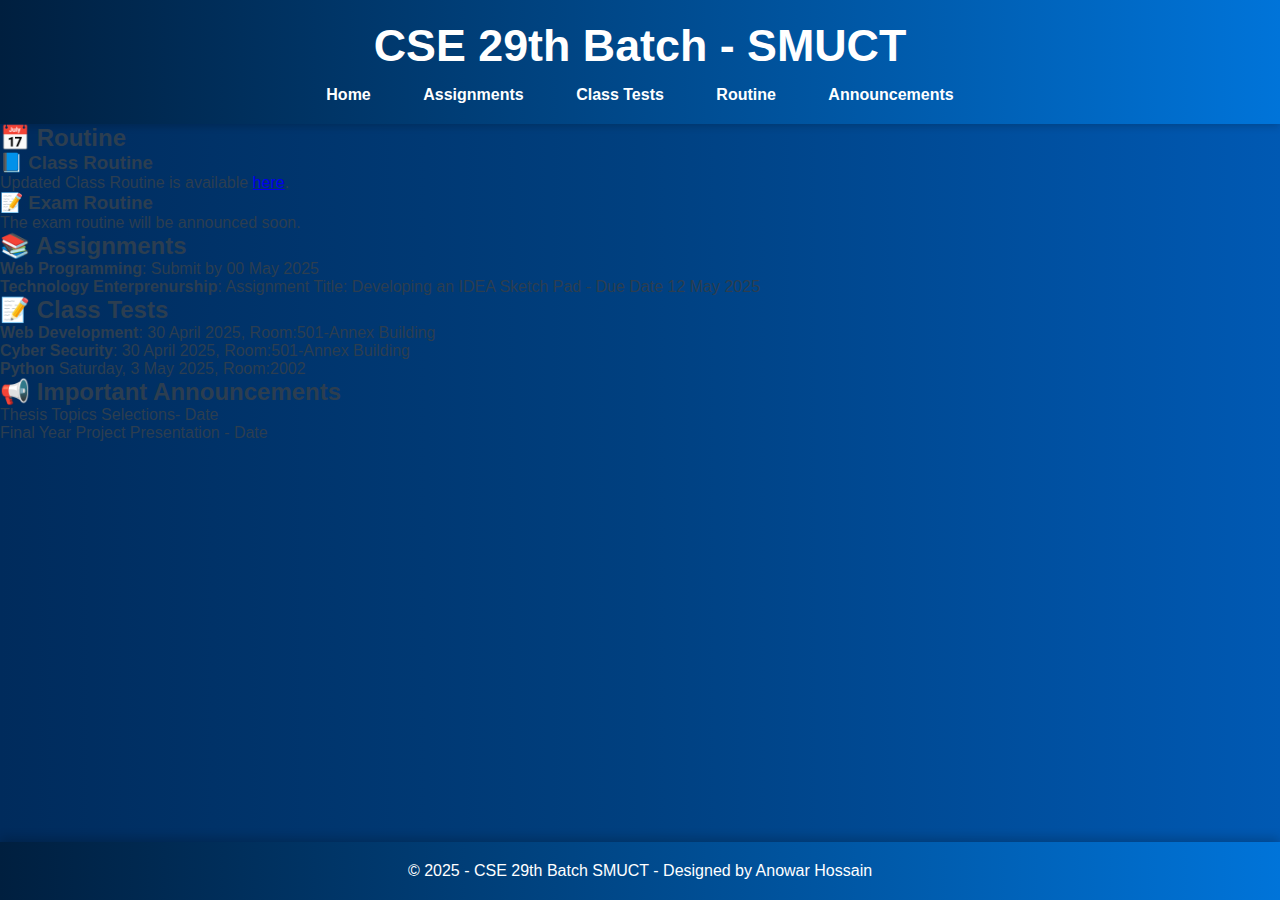
<file: index.html>
<!DOCTYPE html>
<html lang="en">
<head>
  <meta charset="UTF-8" />
  <meta name="viewport" content="width=device-width, initial-scale=1.0"/>
  <title>SMUCT CSE 29th Batch</title>
  <link rel="stylesheet" href="style.css" />
</head>
<body>

  <header>
    <h1>CSE 29th Batch - SMUCT</h1>
    <nav>
      <a href="#">Home</a>
      <a href="#assignments">Assignments</a>
      <a href="#class-tests">Class Tests</a>
      <a href="#routine">Routine</a>
      <a href="#announcements">Announcements</a>
    </nav>
  </header>

  <main class="layout">
    <aside class="left-side">
      <section id="routine">
        <h2>📅 Routine</h2>

        <div class="routine-section">
          <h3>📘 Class Routine</h3>
          <p>Updated Class Routine is available <a href="/assets/Class-Routine.jpg">here</a>.</p>
        </div>

        <div class="routine-section">
          <h3>📝 Exam Routine</h3>
          <p>The exam routine will be announced soon.</p>
        </div>
      </section>
    </aside>

    <div class="center-content">
      <section id="assignments">
        <h2>📚 Assignments</h2>
        <ul>
          <li><strong>Web Programming</strong>: Submit by 00 May 2025</li>
          <li><strong>Technology Enterprenurship</strong>: Assignment Title: Developing an IDEA Sketch Pad - Due Date 12 May 2025</li>
        </ul>
      </section>

      <section id="class-tests">
        <h2>📝 Class Tests</h2>
        <ul>
          <li><strong>Web Development</strong>: 30 April 2025, Room:501-Annex Building</li>
          <li><strong>Cyber Security</strong>: 30 April 2025, Room:501-Annex Building</li>
          <li> <strong>Python</strong> Saturday, 3 May 2025, Room:2002</li>
        </ul>
      </section>
    </div>

    <aside class="right-side">
      <section id="announcements">
        <h2>📢 Important Announcements</h2>
        <ul>
          <li>Thesis Topics Selections- Date</li>
          <li>Final Year Project Presentation - Date</li>
       </ul>
      </section>
    </aside>
  </main>

  <footer>
    <p>&copy; 2025 - CSE 29th Batch SMUCT - Designed by Anowar Hossain</p>
  </footer>

</body>
</html>
</file>
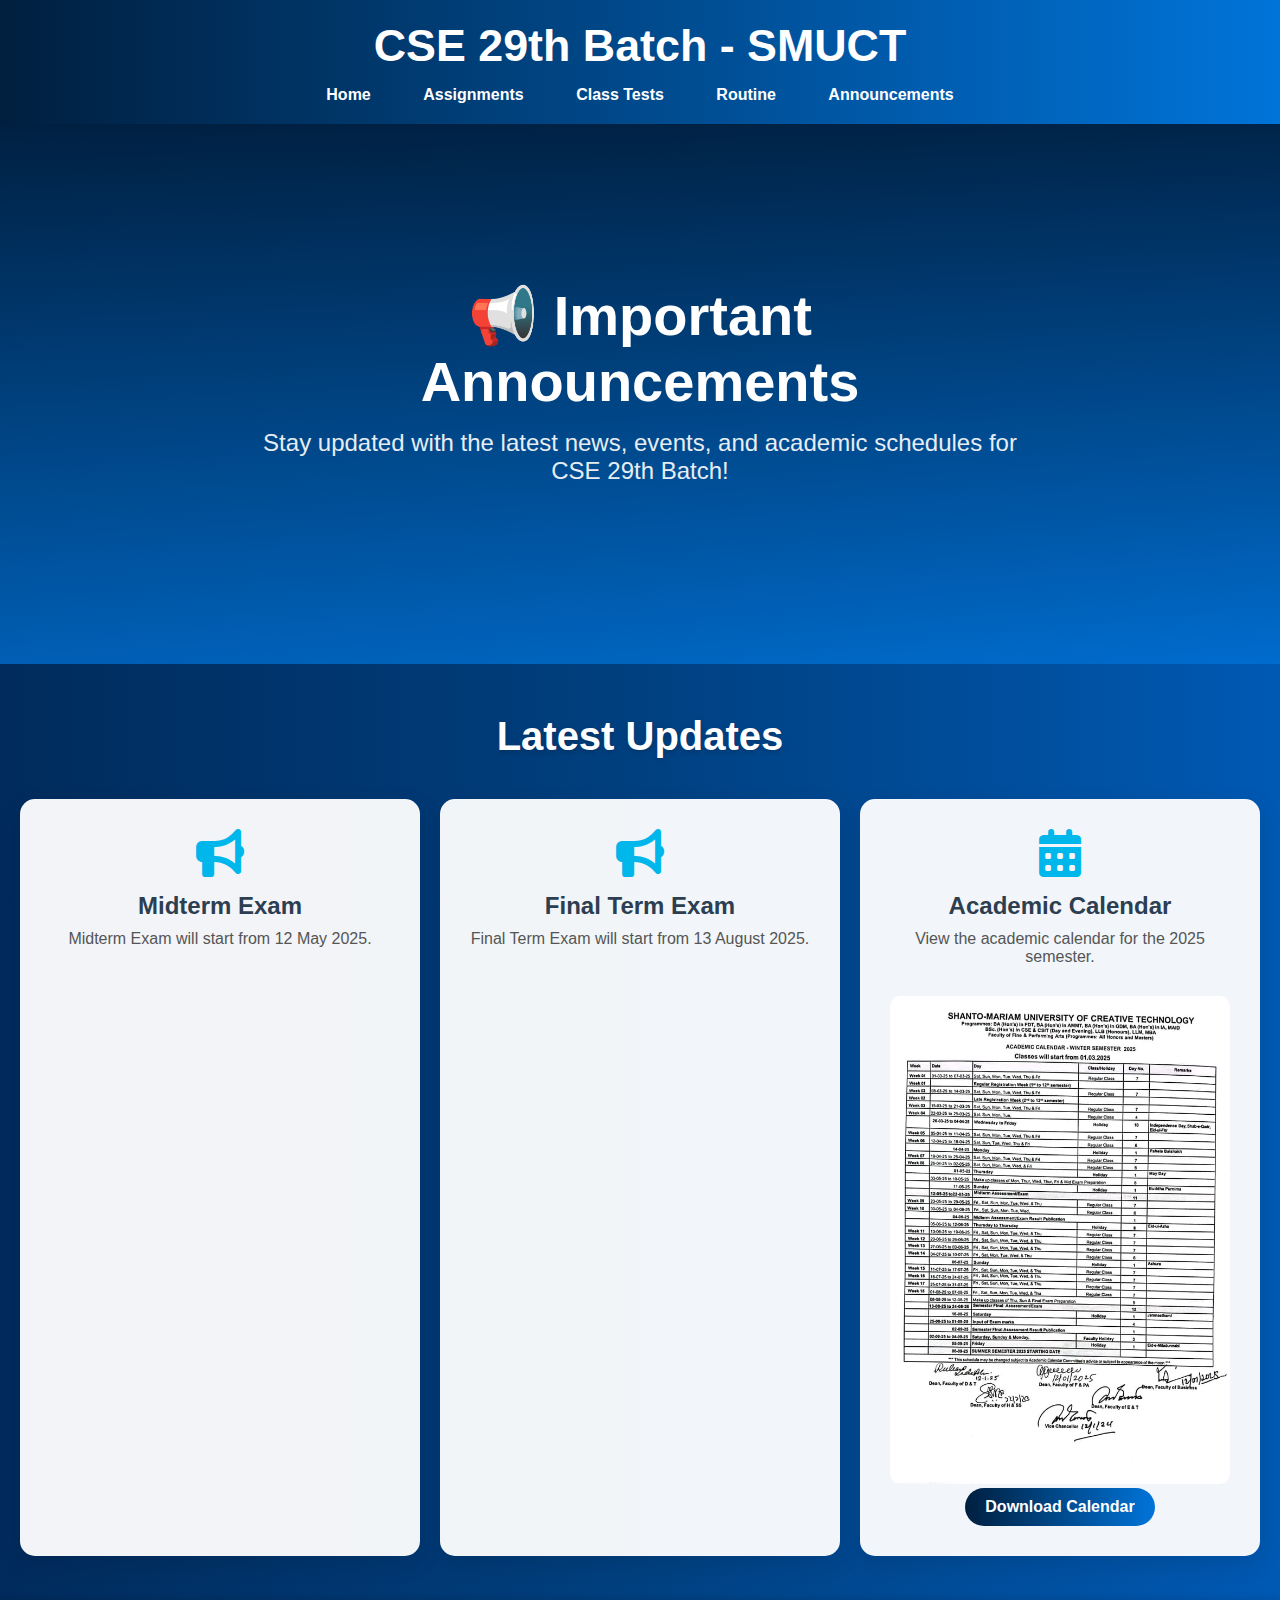
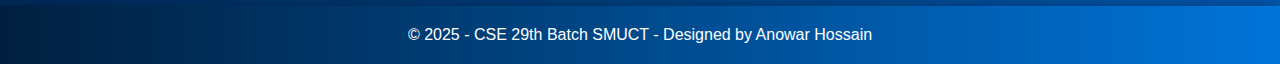
<file: announcements.html>
<!DOCTYPE html>
<html lang="en">
<head>
  <meta charset="UTF-8" />
  <meta name="viewport" content="width=device-width, initial-scale=1.0" />
  <title>Announcements | CSE29 Portal</title>
  <link rel="stylesheet" href="style.css" />
  <link rel="stylesheet" href="https://cdnjs.cloudflare.com/ajax/libs/font-awesome/6.5.1/css/all.min.css" />
</head>
<body>
  <header>
    <h1>CSE 29th Batch - SMUCT</h1>
    <nav>
      <div class="hamburger">
        <span></span>
        <span></span>
        <span></span>
      </div>
      <div class="nav-links">
        <a href="index.html">Home</a>
        <a href="assignments.html">Assignments</a>
        <a href="class-tests.html">Class Tests</a>
        <a href="routine.html">Routine</a>
        <a href="announcements.html">Announcements</a>
      </div>
    </nav>
  </header>

  <main class="single-page">
    <section class="hero">
      <div class="hero-content">
        <h2 class="hero-title">📢 Important Announcements</h2>
        <p class="hero-subtitle">Stay updated with the latest news, events, and academic schedules for CSE 29th Batch!</p>
      </div>
    </section>

    <section class="features" id="announcements">
      <h2 class="features-title">Latest Updates</h2>
      <div class="features-grid">
        <div class="feature-card">
          <i class="fas fa-bullhorn fa-3x"></i>
          <h3>Midterm Exam</h3>
          <p>Midterm Exam will start from 12 May 2025.</p>
        </div>
        <div class="feature-card">
          <i class="fas fa-bullhorn fa-3x"></i>
          <h3>Final Term Exam</h3>
          <p>Final Term Exam will start from 13 August 2025.</p>
        </div>
        <div class="feature-card">
          <i class="fas fa-calendar-alt fa-3x"></i>
          <h3>Academic Calendar</h3>
          <p>View the academic calendar for the 2025 semester.</p>
          <img src="/assets/academic-calendar.jpg" alt="Academic Calendar" style="max-width: 100%; border-radius: 10px; margin-top: 10px;" />
          <a href="/assets/academic-calendar.jpg" download class="feature-btn">Download Calendar</a>
        </div>
      </div>
    </section>
  </main>

  <footer>
    <p>© 2025 - CSE 29th Batch SMUCT - Designed by Anowar Hossain</p>
  </footer>
  <script src="script.js"></script>
</body>
</html>
</file>
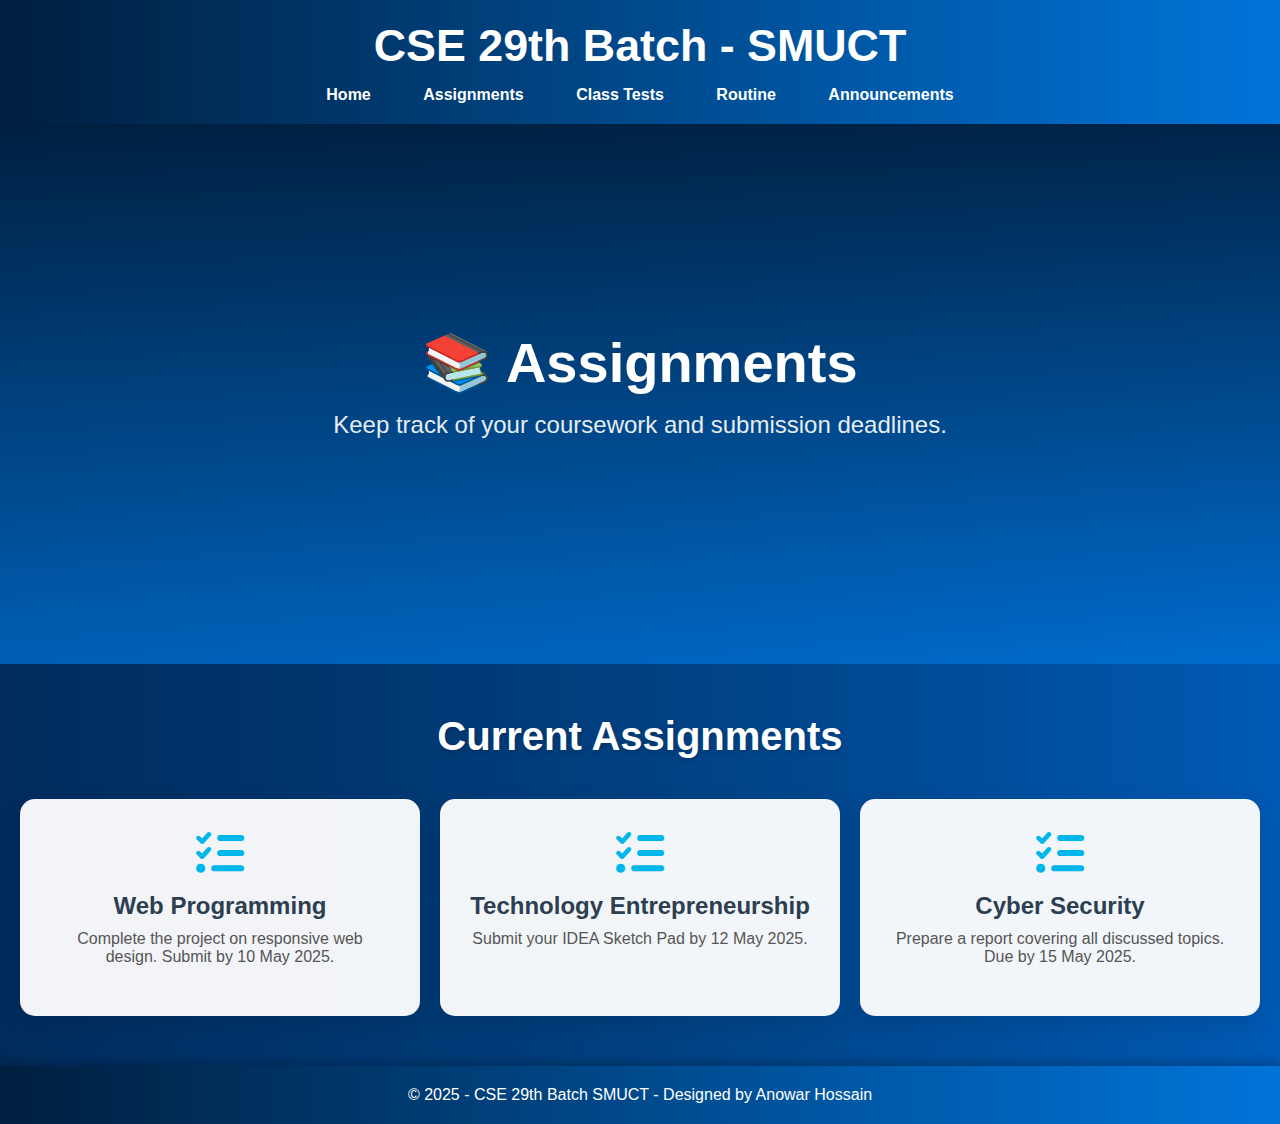
<file: assignments.html>
<!DOCTYPE html>
<html lang="en">
<head>
  <meta charset="UTF-8" />
  <meta name="viewport" content="width=device-width, initial-scale=1.0" />
  <title>Assignments | CSE29 Portal</title>
  <link rel="stylesheet" href="style.css" />
  <link rel="stylesheet" href="https://cdnjs.cloudflare.com/ajax/libs/font-awesome/6.5.1/css/all.min.css" />
</head>
<body>
  <header>
    <h1>CSE 29th Batch - SMUCT</h1>
    <nav>
      <a href="index.html">Home</a>
      <a href="assignments.html">Assignments</a>
      <a href="class-tests.html">Class Tests</a>
      <a href="routine.html">Routine</a>
      <a href="announcements.html">Announcements</a>
    </nav>
  </header>

  <main class="single-page">
    <section class="hero">
      <div class="hero-content">
        <h2 class="hero-title">📚 Assignments</h2>
        <p class="hero-subtitle">Keep track of your coursework and submission deadlines.</p>
      </div>
    </section>

    <section class="features" id="assignments">
      <h2 class="features-title">Current Assignments</h2>
      <div class="features-grid">
        <div class="feature-card">
          <i class="fas fa-tasks fa-3x"></i>
          <h3>Web Programming</h3>
          <p>Complete the project on responsive web design. Submit by 10 May 2025.</p>
        </div>
        <div class="feature-card">
          <i class="fas fa-tasks fa-3x"></i>
          <h3>Technology Entrepreneurship</h3>
          <p>Submit your IDEA Sketch Pad by 12 May 2025.</p>
        </div>
        <div class="feature-card">
          <i class="fas fa-tasks fa-3x"></i>
          <h3>Cyber Security</h3>
          <p>Prepare a report covering all discussed topics. Due by 15 May 2025.</p>
        </div>
      </div>
    </section>
  </main>

  <footer>
    <p>© 2025 - CSE 29th Batch SMUCT - Designed by Anowar Hossain</p>
  </footer>
</body>
</html>
</file>
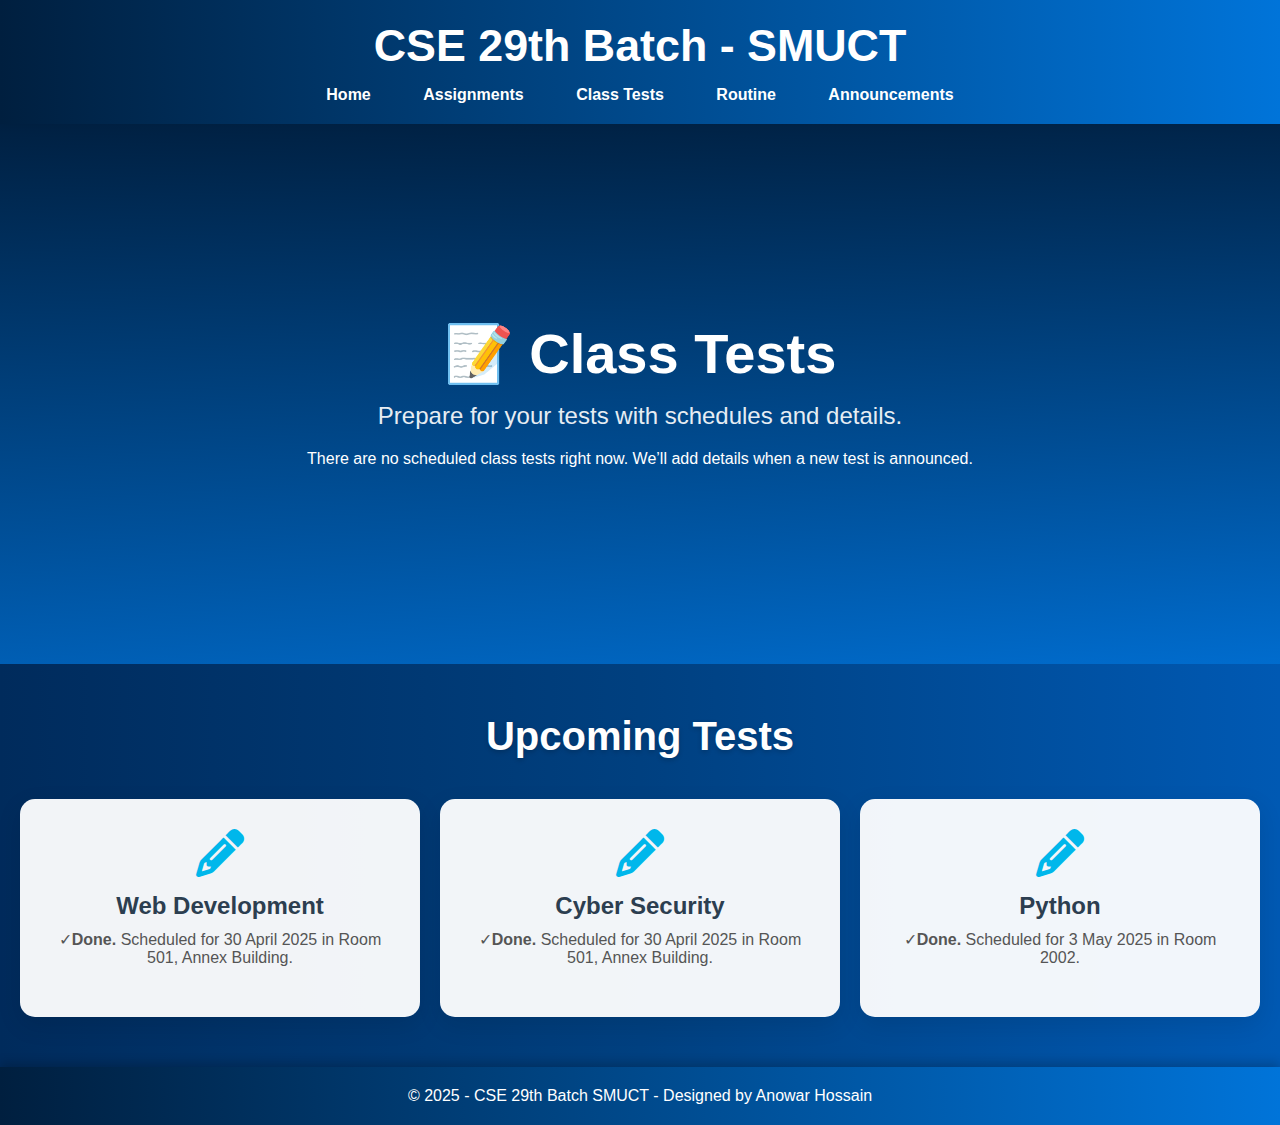
<file: class-tests.html>
<!DOCTYPE html>
<html lang="en">
<head>
  <meta charset="UTF-8" />
  <meta name="viewport" content="width=device-width, initial-scale=1.0" />
  <title>Class Tests | CSE29 Portal</title>
  <link rel="stylesheet" href="style.css" />
  <link rel="stylesheet" href="https://cdnjs.cloudflare.com/ajax/libs/font-awesome/6.5.1/css/all.min.css" />
</head>
<body>
  <header>
    <h1>CSE 29th Batch - SMUCT</h1>
    <nav>
      <div class="hamburger">
        <span></span>
        <span></span>
        <span></span>
      </div>
      <div class="nav-links">
        <a href="index.html">Home</a>
        <a href="assignments.html">Assignments</a>
        <a href="class-tests.html">Class Tests</a>
        <a href="routine.html">Routine</a>
        <a href="announcements.html">Announcements</a>
      </div>
    </nav>
  </header>

  <main class="single-page">
    <section class="hero">
      <div class="hero-content">
        <h2 class="hero-title">📝 Class Tests</h2>
        <p class="hero-subtitle">Prepare for your tests with schedules and details.</p>
        <div class="notice-marquee">
          <p>There are no scheduled class tests right now. We’ll add details when a new test is announced.</p>
        </div>
      </div>
    </section>

    <section class="features" id="class-tests">
      <h2 class="features-title">Upcoming Tests</h2>
      <div class="features-grid">
        <div class="feature-card">
          <i class="fas fa-pencil-alt fa-3x"></i>
          <h3>Web Development</h3>
          <p> &#x2713;<strong>Done.</strong> Scheduled for 30 April 2025 in Room 501, Annex Building.</p>
            
        </div>
        <div class="feature-card">
          <i class="fas fa-pencil-alt fa-3x"></i>
          <h3>Cyber Security</h3>
          <p> &#x2713;<strong>Done.</strong> Scheduled for 30 April 2025 in Room 501, Annex Building.</p>
        </div>
        <div class="feature-card">
          <i class="fas fa-pencil-alt fa-3x"></i>
          <h3>Python</h3>
          <p> &#x2713;<strong>Done.</strong> Scheduled for 3 May 2025 in Room 2002.</p>
        </div>
      </div>
    </section>
  </main>

  <footer>
    <p>© 2025 - CSE 29th Batch SMUCT - Designed by Anowar Hossain</p>
  </footer>
  <script src="script.js"></script>
</body>
</html>
</file>
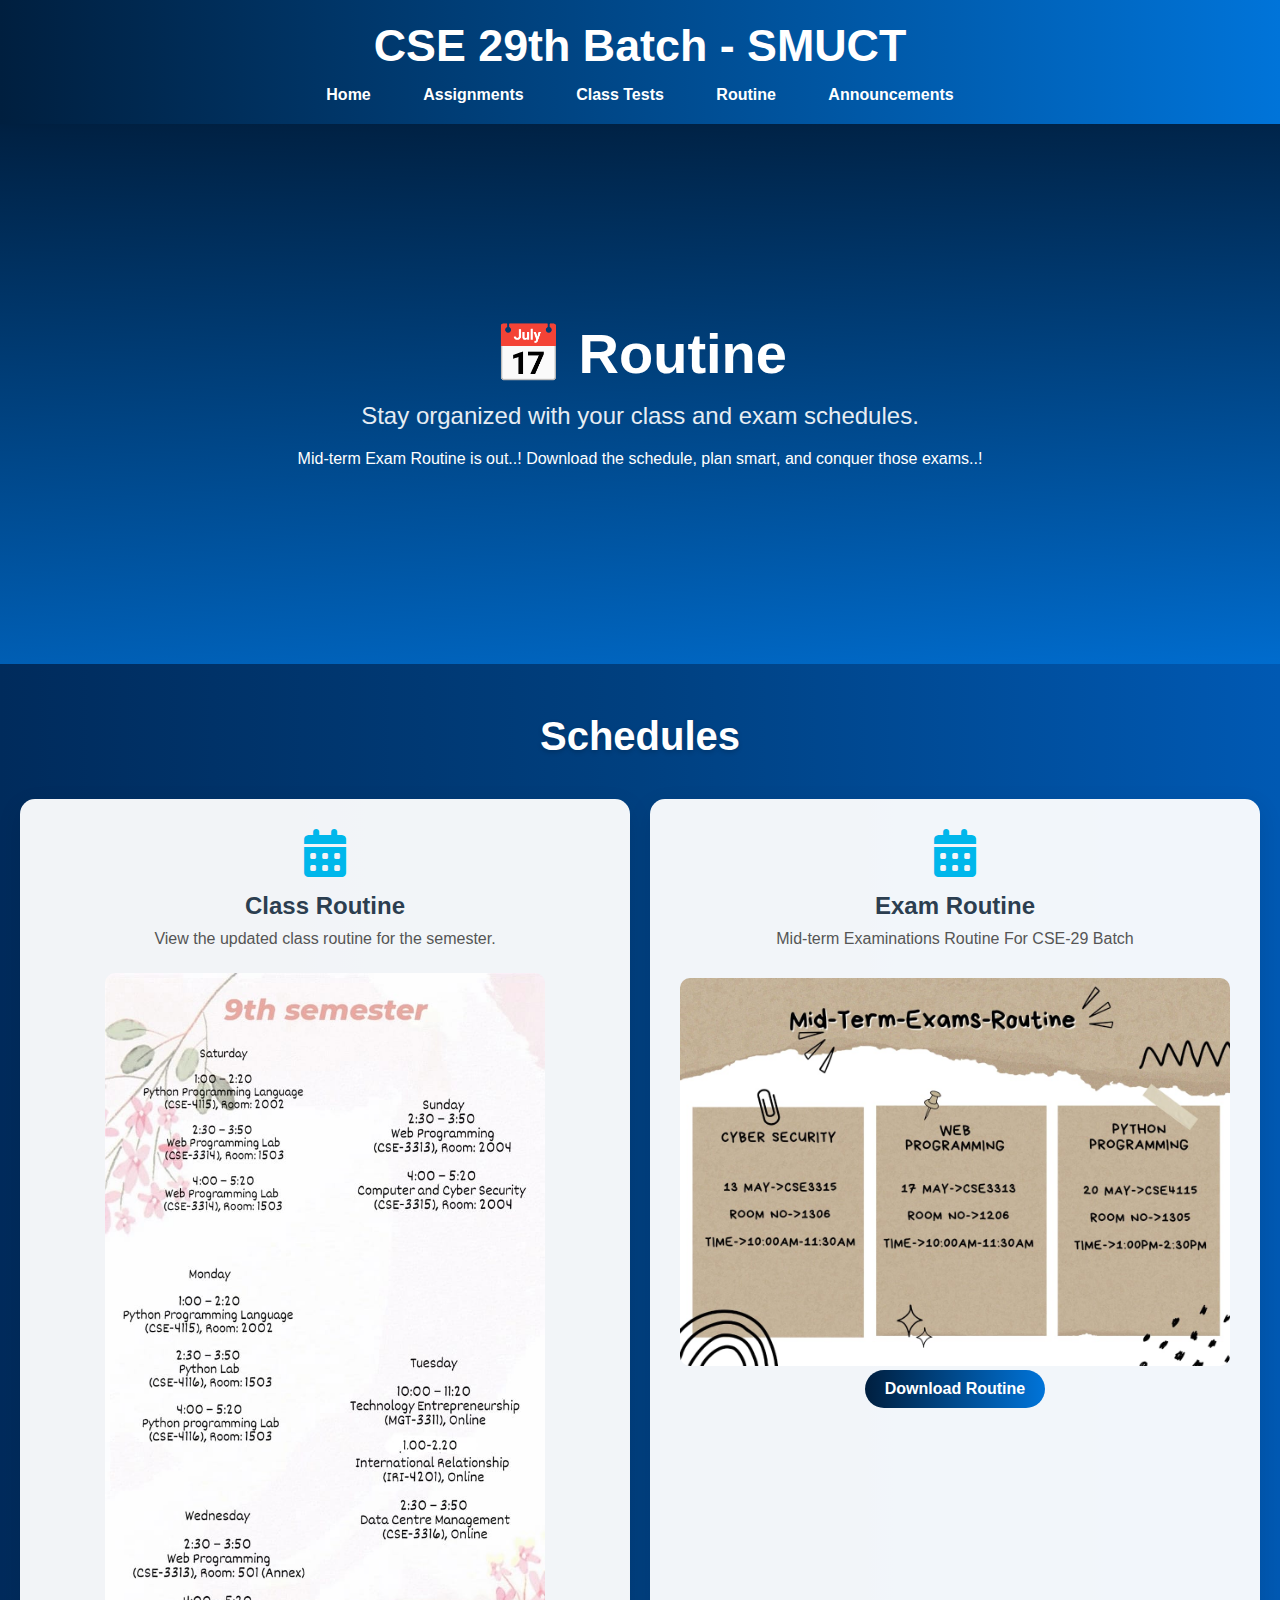
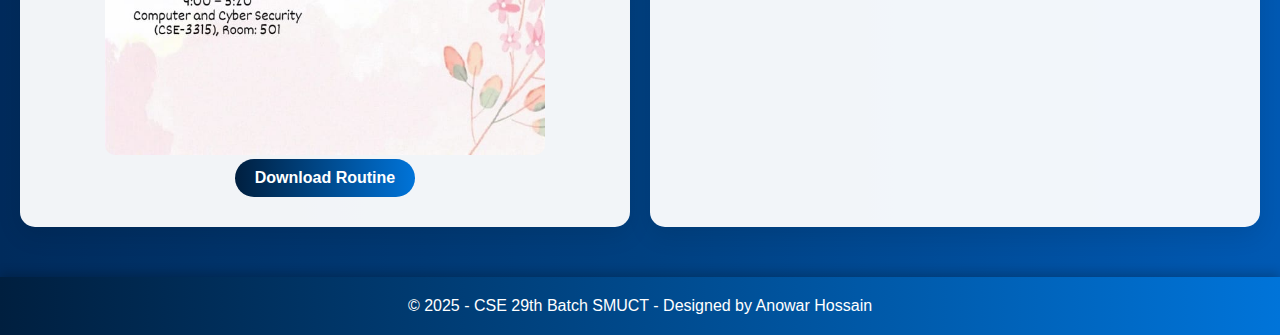
<file: routine.html>
<!DOCTYPE html>
<html lang="en">
<head>
  <meta charset="UTF-8" />
  <meta name="viewport" content="width=device-width, initial-scale=1.0" />
  <title>Routine | CSE29 Portal</title>
  <link rel="stylesheet" href="style.css" />
  <link rel="stylesheet" href="https://cdnjs.cloudflare.com/ajax/libs/font-awesome/6.5.1/css/all.min.css" />
</head>
<body>
  <header>
    <h1>CSE 29th Batch - SMUCT</h1>
    <nav>
      <div class="hamburger">
        <span></span>
        <span></span>
        <span></span>
      </div>
      <div class="nav-links">
        <a href="index.html">Home</a>
        <a href="assignments.html">Assignments</a>
        <a href="class-tests.html">Class Tests</a>
        <a href="routine.html">Routine</a>
        <a href="announcements.html">Announcements</a>
      </div>
    </nav>
  </header>

  <main class="single-page">
    <section class="hero">
      <div class="hero-content">
        <h2 class="hero-title">📅 Routine</h2>
        <p class="hero-subtitle">Stay organized with your class and exam schedules.</p>
        <div class="notice-marquee">
          <p>Mid-term Exam Routine is out..! Download the schedule, plan smart, and conquer those exams..!</p>
        </div>
      </div>
    </section>

    <section class="features" id="routine">
      <h2 class="features-title">Schedules</h2>
      <div class="features-grid">
        <div class="feature-card">
          <i class="fas fa-calendar-alt fa-3x"></i>
          <h3>Class Routine</h3>
          <p>View the updated class routine for the semester.</p>
          <img src="/assets/Class-Routine.jpg" alt="Class Routine" style="max-width: 80%; border-radius: 10px; margin-top: 5px;" />
          <a href="/assets/Class-Routine.jpg" download class="feature-btn">Download Routine</a>
        </div>
        <div class="feature-card">
          <i class="fas fa-calendar-alt fa-3x"></i>
          <h3>Exam Routine</h3>
          <p> Mid-term Examinations Routine For CSE-29 Batch</p>
          <img src="/assets/Midterm-exam-routine.jpg" alt=" Mid-term Examinations Routine" style="max-width: 100%; border-radius: 10px; margin-top: 10px;">
          <a href="http:/assets/Midterm-exam-routine.jpg" download class="feature-btn">Download Routine</a>
        </div>
      </div>
    </section>
  </main>

  <footer>
    <p>© 2025 - CSE 29th Batch SMUCT - Designed by Anowar Hossain</p>
  </footer>
  <script src="script.js"></script>
</body>
</html>
</file>
<file: style.css>
/* ========== Custom Properties ========== */
:root {
  --gradient-primary: linear-gradient(to right, #001f3f, #0074d9);
  --gradient-bg: linear-gradient(to right, #002b5c, #004080, #0059b3);
  --accent-color: #00b7eb;
  --text-dark: #2c3e50;
  --text-light: #fff;
}

/* ========== Ensure Footer Sticks to Bottom ========== */
html, body {
  height: 100%;
  margin: 0;
  display: flex;
  flex-direction: column;
}

main {
  flex: 1;
}

/* ========== Reset & Base Styles ========== */
* {
  margin: 0;
  padding: 0;
  box-sizing: border-box;
}

body {
  font-family: 'Segoe UI', sans-serif;
  background: var(--gradient-bg);
  color: var(--text-dark);
  overflow-x: hidden;
  min-height: 100vh;
}

/* ========== Header ========== */
header {
  background: var(--gradient-primary);
  color: var(--text-light);
  padding: 20px 0;
  text-align: center;
  box-shadow: 0 2px 8px rgba(0, 0, 0, 0.2);
}

header h1 {
  font-size: clamp(2rem, 5vw, 2.8rem);
}

nav {
  margin-top: 15px;
}

nav a {
  color: var(--text-light);
  margin: 0 10px;
  text-decoration: none;
  font-weight: bold;
  padding: 8px 14px;
  border-radius: 5px;
  transition: background 0.3s ease, transform 0.2s ease;
}

nav a:hover,
nav a:focus {
  background: rgba(255, 255, 255, 0.2);
  transform: scale(1.05);
}

/* ========== Hero Section ========== */
.hero {
  background: linear-gradient(to bottom, rgba(0, 31, 63, 0.9), rgba(0, 116, 217, 0.7)),
              url('https://source.unsplash.com/random/1600x900/?technology');
  background-size: cover;
  background-position: center;
  height: 60vh;
  display: flex;
  align-items: center;
  justify-content: center;
  text-align: center;
  color: var(--text-light);
  animation: fadeIn 1s ease-out;
}

.hero-content {
  max-width: 800px;
  padding: 20px;
}

.hero-title {
  font-size: clamp(2.5rem, 6vw, 3.5rem);
  margin-bottom: 15px;
  animation: slideUp 0.8s ease-out;
}

.hero-subtitle {
  font-size: clamp(1.2rem, 3vw, 1.5rem);
  margin-bottom: 20px;
  opacity: 0.9;
}

.hero-btn {
  display: inline-block;
  padding: 12px 24px;
  background: var(--accent-color);
  color: var(--text-light);
  text-decoration: none;
  font-weight: bold;
  border-radius: 25px;
  transition: background 0.3s ease, transform 0.2s ease;
}

.hero-btn:hover,
.hero-btn:focus {
  background: darken(var(--accent-color), 10%);
  transform: translateY(-3px);
  box-shadow: 0 4px 15px rgba(0, 183, 235, 0.4);
}

/* ========== Features Section ========== */
.features {
  padding: 50px 20px;
  max-width: 1400px;
  margin: auto;
  text-align: center;
}

.features-title {
  font-size: clamp(2rem, 5vw, 2.5rem);
  color: var(--text-light);
  margin-bottom: 40px;
  text-shadow: 0 2px 5px rgba(0, 0, 0, 0.2);
}

.features-grid {
  display: grid;
  grid-template-columns: repeat(auto-fit, minmax(250px, 1fr));
  gap: 20px;
}

.feature-card {
  background: rgba(255, 255, 255, 0.95);
  border-radius: 15px;
  padding: 30px;
  box-shadow: 0 8px 25px rgba(0, 0, 0, 0.1);
  transition: transform 0.3s ease, box-shadow 0.3s ease;
  animation: fadeInUp 0.8s ease-out;
}

.feature-card:hover {
  transform: translateY(-10px);
  box-shadow: 0 12px 30px rgba(0, 0, 0, 0.2);
}

.feature-card i {
  color: var(--accent-color);
  margin-bottom: 15px;
}

.feature-card h3 {
  color: var(--text-dark);
  font-size: 1.5rem;
  margin-bottom: 10px;
}

.feature-card p {
  color: #555;
  font-size: 1rem;
  margin-bottom: 20px;
}

.feature-btn {
  display: inline-block;
  padding: 10px 20px;
  background: var(--gradient-primary);
  color: var(--text-light);
  text-decoration: none;
  border-radius: 25px;
  font-weight: bold;
  transition: transform 0.2s ease, box-shadow 0.2s ease;
}

.feature-btn:hover,
.feature-btn:focus {
  transform: scale(1.05);
  box-shadow: 0 4px 15px rgba(0, 0, 0, 0.2);
}

/* ========== Footer ========== */
footer {
  text-align: center;
  padding: 20px;
  background: var(--gradient-primary);
  color: var(--text-light);
  box-shadow: 0 -4px 10px rgba(0, 0, 0, 0.2);
}

/* ========== Animations ========== */
@keyframes fadeIn {
  from { opacity: 0; }
  to { opacity: 1; }
}

@keyframes slideUp {
  from { transform: translateY(20px); opacity: 0; }
  to { transform: translateY(0); opacity: 1; }
}

@keyframes fadeInUp {
  from { transform: translateY(30px); opacity: 0; }
  to { transform: translateY(0); opacity: 1; }
}

/* ========== Responsive Design ========== */
@media (max-width: 1024px) {
  .features-grid {
    grid-template-columns: repeat(auto-fit, minmax(200px, 1fr));
  }

  .hero {
    height: 50vh;
  }
}

@media (max-width: 768px) {
  nav a {
    display: block;
    margin: 8px auto;
    text-align: center;
  }

  header h1 {
    font-size: clamp(1.8rem, 4vw, 2.2rem);
  }

  .hero-title {
    font-size: clamp(2rem, 5vw, 2.8rem);
  }

  .hero-subtitle {
    font-size: clamp(1rem, 2.5vw, 1.2rem);
  }

  .features {
    padding: 30px 15px;
  }
}

@media (max-width: 400px) {
  .feature-card {
    padding: 20px;
  }

  .hero {
    height: 40vh;
  }
}
</file>
